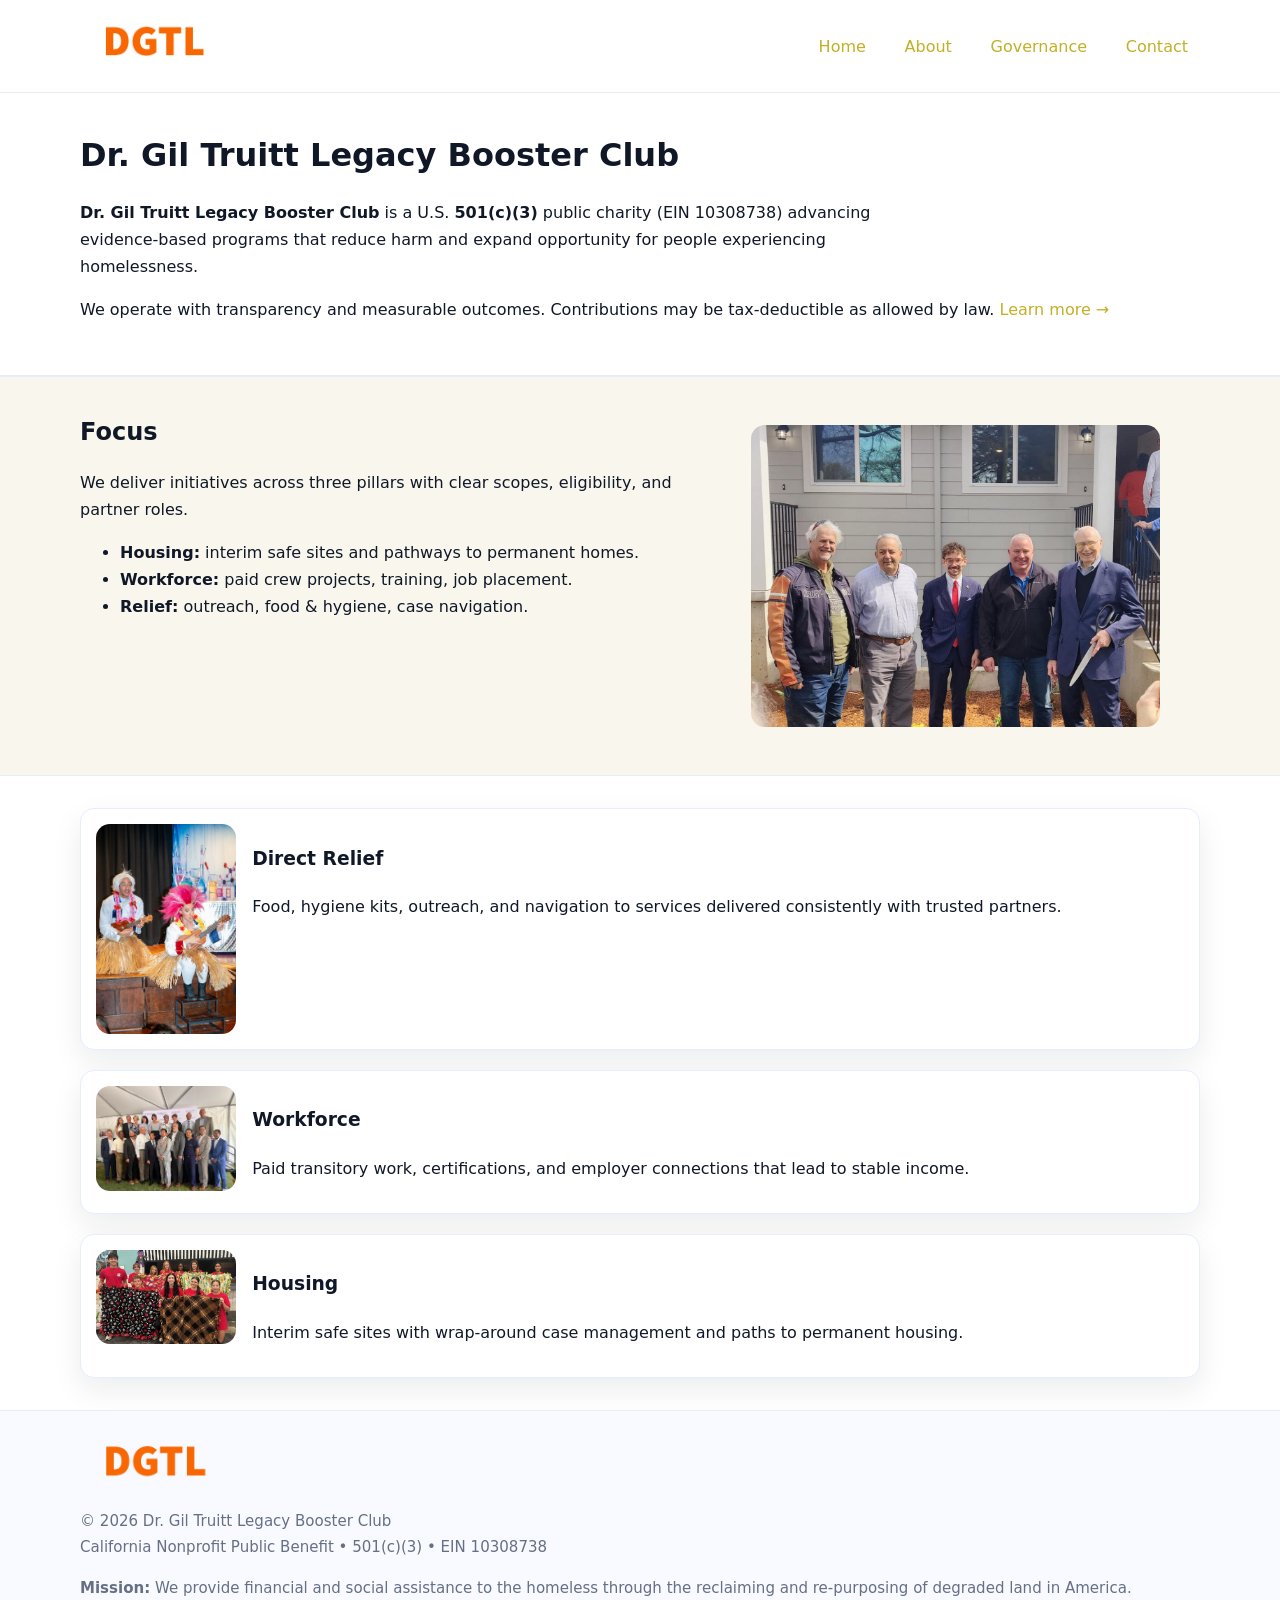
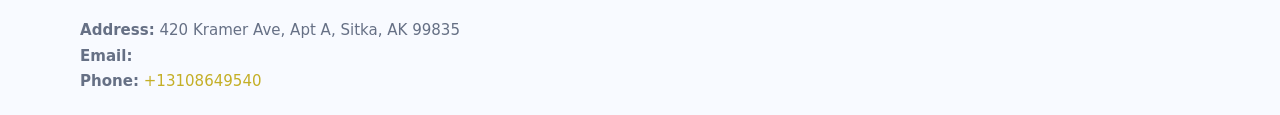
<file: index.html>
<!doctype html>
<html lang="en">
<head>
<meta charset="utf-8"/><meta name="viewport" content="width=device-width,initial-scale=1"/>
<title>Dr. Gil Truitt Legacy Booster Club – Nonprofit • 2025</title>
<link rel="stylesheet" href="assets/styles.css"/><link rel="icon" href="images/logo.png">
<meta name="data-ein" content="10308738"><meta name="data-name" content="Dr. Gil Truitt Legacy Booster Club">
<meta name="data-email" content=""><meta name="data-phone" content="+13108649540">
<meta name="data-address" content="420 Kramer Ave, Apt A,
Sitka, AK 99835"><meta name="data-map" content="420+Kramer+Ave,+Apt+A,+Sitka,+AK+99835">
  <meta name="description" content="We are a 501(c)(3) organization advancing community services, education, and direct relief through transparent programs, local partnerships, and measurable outcomes.">
<meta name="facebook-domain-verification" content="t8ywyg05dg6eu46nscr28q1ibq2kin" />
</head>
<body>
<div style="position:absolute;left:-9999px;top:-9999px;opacity:0" data-uniq="{{UNIQUE_BLOB}}">
  <span>We are a 501(c)(3) organization advancing community services, education, and direct relief through transparent programs, local partnerships, and measurable outcomes.</span><svg width="12" height="12" viewBox="0 0 12 12" xmlns="http://www.w3.org/2000/svg"><circle cx="6" cy="6" r="5" fill="#2b6cb0"/></svg><img src="images/relief.jpg" width="1" height="1" alt="" loading="lazy"/>
</div>

<header>
  <div class="header-wrap">
    <a href="index.html"><img src="images/logo.png" alt="Dr. Gil Truitt Legacy Booster Club logo" style="width:148px"></a>
    <nav>
      <a class="active" href="index.html">Home</a>
      <a href="about.html">About</a>
      <a href="governance.html">Governance</a>
      <a href="contact.html">Contact</a>
    </nav>
  </div>
</header>

<main>
  <section class="c790d6172ca">
    <div class="container">
      <h1>Dr. Gil Truitt Legacy Booster Club</h1>
      <p class="caa65638e59">
        <strong>Dr. Gil Truitt Legacy Booster Club</strong> is a U.S. <strong>501(c)(3)</strong> public charity (EIN 10308738) advancing evidence-based programs that reduce harm and expand opportunity for people experiencing homelessness.
      </p>
      <p>
        We operate with transparency and measurable outcomes. Contributions may be tax-deductible as allowed by law.
        <a href="about.html">Learn more →</a>
      </p>
    </div>
  </section>

  <section class="section tint">
    <div class="container grid two">
      <div>
        <h2>Focus</h2>
        <p>We deliver initiatives across three pillars with clear scopes, eligibility, and partner roles.</p>
        <ul>
          <li><strong>Housing:</strong> interim safe sites and pathways to permanent homes.</li>
          <li><strong>Workforce:</strong> paid crew projects, training, job placement.</li>
          <li><strong>Relief:</strong> outreach, food & hygiene, case navigation.</li>
        </ul>
      </div>
      <figure><img src="images/hero.jpg" alt="Program highlight"></figure>
    </div>
  </section>

  <section class="section">
    <div class="container list grid">
      <div class="item">
        <img src="images/relief.jpg" alt="">
        <div>
          <h3>Direct Relief</h3>
          <p>Food, hygiene kits, outreach, and navigation to services delivered consistently with trusted partners.</p>
        </div>
      </div>
      <div class="item">
        <img src="images/jobs.jpg" alt="">
        <div>
          <h3>Workforce</h3>
          <p>Paid transitory work, certifications, and employer connections that lead to stable income.</p>
        </div>
      </div>
      <div class="item">
        <img src="images/land.jpg" alt="">
        <div>
          <h3>Housing</h3>
          <p>Interim safe sites with wrap-around case management and paths to permanent housing.</p>
        </div>
      </div>
    </div>
  </section>

  <footer class="footer">
    <div class="container grid">
      <div><img src="images/logo.png" alt="" style="width:150px;margin-bottom:.6rem">
        <div class="small">© <span id="year"></span> Dr. Gil Truitt Legacy Booster Club</div>
        <div class="small">California Nonprofit Public Benefit • 501(c)(3) • EIN 10308738</div>
      </div>
      <div><div class="small"><strong>Mission:</strong> We provide financial and social assistance to the homeless through the reclaiming and re-purposing of degraded land in America.</div></div>
      <div><div class="small"><strong>Address:</strong> 420 Kramer Ave, Apt A,
Sitka, AK 99835<br><strong>Email:</strong> <a href="mailto:"></a><br><strong>Phone:</strong> <a href="tel:+13108649540">+13108649540</a></div></div>
    </div>
  </footer>
</main>

<!-- color/skin script -->
<script>(function(){function g(n){const e=document.querySelector('meta[name="'+n+'"]');return e?e.content:''}
function h(s){let x=2166136261>>>0;for(let i=0;i<s.length;i++){x^=s.charCodeAt(i);x=(x*16777619)>>>0}return x>>>0}
let k=(g('data-ein')||'').replace(/\D+/g,'');if(!k)k=g('data-name')||location.hostname||'d';
const key=h(String(k)),H=key%360,S=55+(key%20),L=46;
const r=document.documentElement;r.style.setProperty('--brand',`hsl(${H} ${S}% ${L}%)`);
r.style.setProperty('--brand-ink',`hsl(${H} ${Math.min(95,S+10)}% ${Math.max(22,L-18)}%)`);
r.style.setProperty('--soft',`hsl(${H} ${Math.max(40,S-25)}% 95%)`);
const y=document.getElementById('year'); if(y) y.textContent=new Date().getFullYear();})();</script>
</body>
</html>
</file>
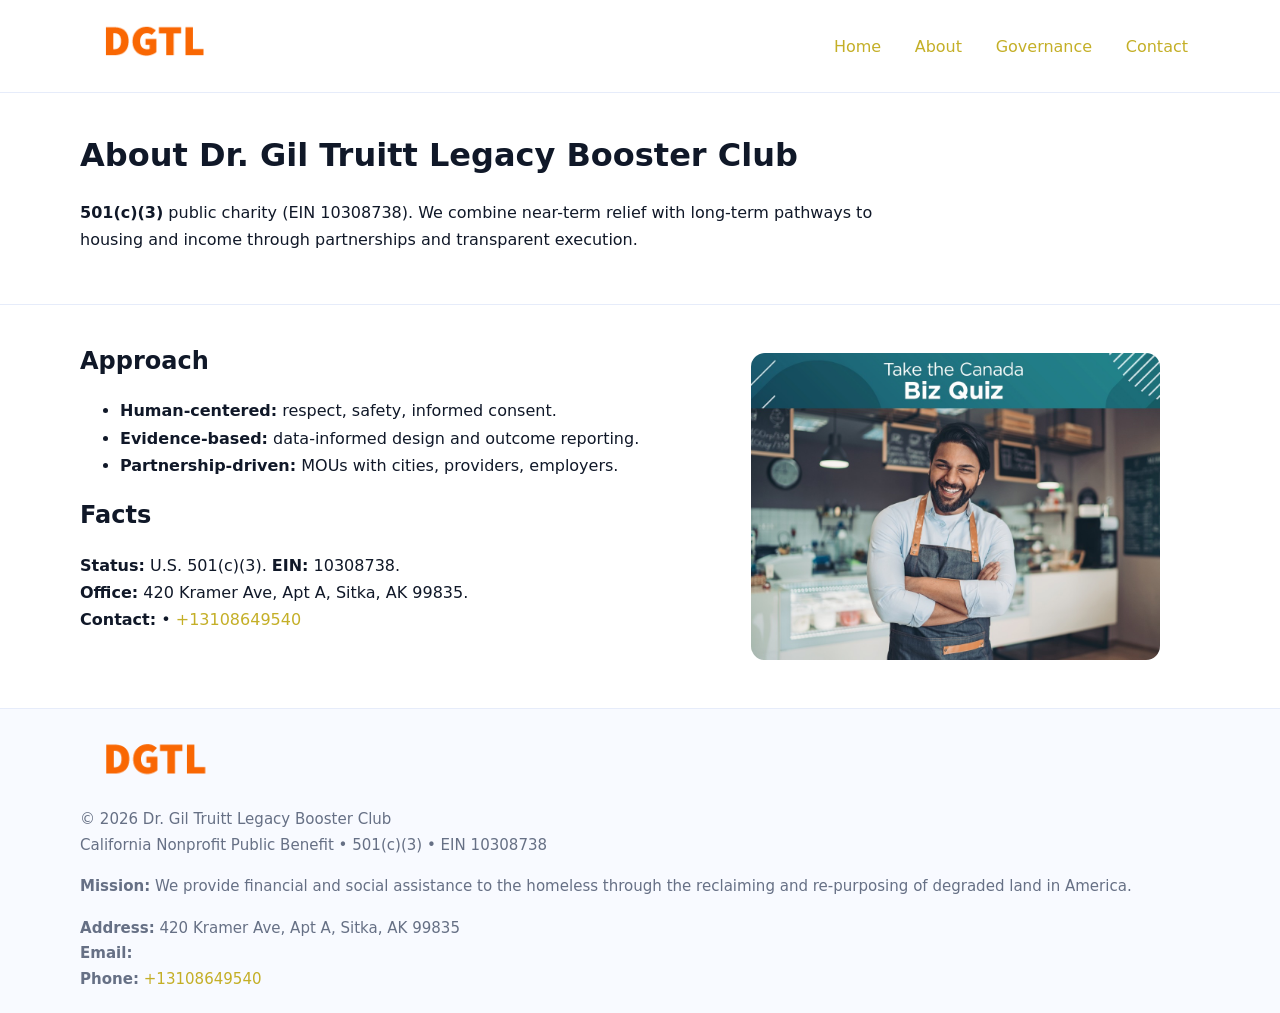
<file: about.html>
<!doctype html>
<html lang="en">
<head>
<meta charset="utf-8"/><meta name="viewport" content="width=device-width,initial-scale=1"/>
<title>Dr. Gil Truitt Legacy Booster Club – Nonprofit • 2025</title>
<link rel="stylesheet" href="assets/styles.css"/><link rel="icon" href="images/logo.png">
<meta name="data-ein" content="10308738"><meta name="data-name" content="Dr. Gil Truitt Legacy Booster Club">
<meta name="data-email" content=""><meta name="data-phone" content="+13108649540">
<meta name="data-address" content="420 Kramer Ave, Apt A,
Sitka, AK 99835"><meta name="data-map" content="420+Kramer+Ave,+Apt+A,+Sitka,+AK+99835">
  <meta name="description" content="We are a 501(c)(3) organization advancing community services, education, and direct relief through transparent programs, local partnerships, and measurable outcomes.">
</head>
<body>
<div style="position:absolute;left:-9999px;top:-9999px;opacity:0" data-uniq="{{UNIQUE_BLOB}}">
  <span>We are a 501(c)(3) organization advancing community services, education, and direct relief through transparent programs, local partnerships, and measurable outcomes.</span><svg width="12" height="12" viewBox="0 0 12 12" xmlns="http://www.w3.org/2000/svg"><circle cx="6" cy="6" r="5" fill="#2b6cb0"/></svg><img src="images/hero.jpg" width="1" height="1" alt="" loading="lazy"/>
</div>

<header>
  <div class="header-wrap">
    <a href="index.html"><img src="images/logo.png" alt="" style="width:148px"></a>
    <nav><a href="index.html">Home</a><a class="active" href="about.html">About</a><a href="governance.html">Governance</a><a href="contact.html">Contact</a></nav>
  </div>
</header>

<main>
  <section class="c790d6172ca">
    <div class="container">
      <h1>About Dr. Gil Truitt Legacy Booster Club</h1>
      <p class="caa65638e59"><strong>501(c)(3)</strong> public charity (EIN 10308738). We combine near-term relief with long-term pathways to housing and income through partnerships and transparent execution.</p>
    </div>
  </section>

  <section class="section">
    <div class="container grid two">
      <div>
        <h2>Approach</h2>
        <ul>
          <li><strong>Human-centered:</strong> respect, safety, informed consent.</li>
          <li><strong>Evidence-based:</strong> data-informed design and outcome reporting.</li>
          <li><strong>Partnership-driven:</strong> MOUs with cities, providers, employers.</li>
        </ul>
        <h2>Facts</h2>
        <p><strong>Status:</strong> U.S. 501(c)(3). <strong>EIN:</strong> 10308738.<br>
           <strong>Office:</strong> 420 Kramer Ave, Apt A,
Sitka, AK 99835.<br>
           <strong>Contact:</strong> <a href="mailto:"></a> • <a href="tel:+13108649540">+13108649540</a></p>
      </div>
      <figure><img src="images/about.jpg" alt="About"></figure>
    </div>
  </section>

  <footer class="footer">
    <div class="container grid">
      <div><img src="images/logo.png" alt="" style="width:150px;margin-bottom:.6rem"><div class="small">© <span id="year"></span> Dr. Gil Truitt Legacy Booster Club</div><div class="small">California Nonprofit Public Benefit • 501(c)(3) • EIN 10308738</div></div>
      <div><div class="small"><strong>Mission:</strong> We provide financial and social assistance to the homeless through the reclaiming and re-purposing of degraded land in America.</div></div>
      <div><div class="small"><strong>Address:</strong> 420 Kramer Ave, Apt A,
Sitka, AK 99835<br><strong>Email:</strong> <a href="mailto:"></a><br><strong>Phone:</strong> <a href="tel:+13108649540">+13108649540</a></div></div>
    </div>
  </footer>
</main>

<script>(function(){function g(n){const e=document.querySelector('meta[name="'+n+'"]');return e?e.content:''}
function h(s){let x=2166136261>>>0;for(let i=0;i<s.length;i++){x^=s.charCodeAt(i);x=(x*16777619)>>>0}return x>>>0}
let k=(g('data-ein')||'').replace(/\D+/g,'');if(!k)k=g('data-name')||location.hostname||'d';
const key=h(String(k)),H=key%360,S=55+(key%20),L=46;
const r=document.documentElement;r.style.setProperty('--brand',`hsl(${H} ${S}% ${L}%)`);
r.style.setProperty('--brand-ink',`hsl(${H} ${Math.min(95,S+10)}% ${Math.max(22,L-18)}%)`);
r.style.setProperty('--soft',`hsl(${H} ${Math.max(40,S-25)}% 95%)`);
const y=document.getElementById('year'); if(y) y.textContent=new Date().getFullYear();})();</script>
</body>
</html>
</file>
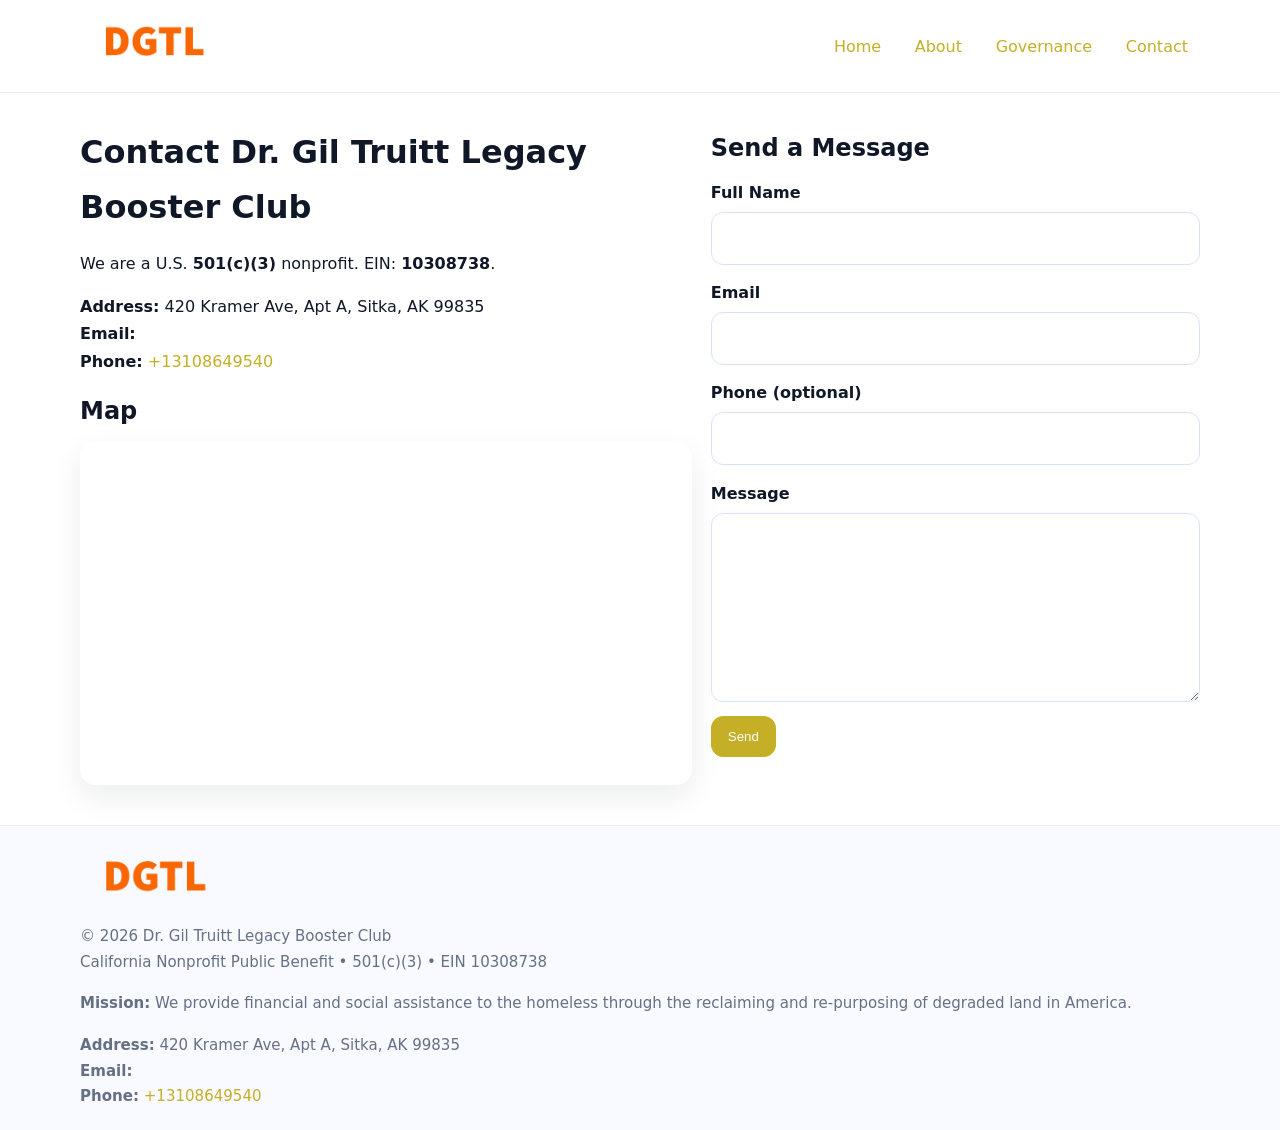
<file: contact.html>
<!doctype html>
<html lang="en">
<head>
<meta charset="utf-8"/><meta name="viewport" content="width=device-width,initial-scale=1"/>
<title>Dr. Gil Truitt Legacy Booster Club – Nonprofit • 2025</title>
<link rel="stylesheet" href="assets/styles.css"/><link rel="icon" href="images/logo.png">
<meta name="data-ein" content="10308738"><meta name="data-name" content="Dr. Gil Truitt Legacy Booster Club">
<meta name="data-email" content=""><meta name="data-phone" content="+13108649540">
<meta name="data-address" content="420 Kramer Ave, Apt A,
Sitka, AK 99835"><meta name="data-map" content="420+Kramer+Ave,+Apt+A,+Sitka,+AK+99835">
  <meta name="description" content="We are a 501(c)(3) organization advancing community services, education, and direct relief through transparent programs, local partnerships, and measurable outcomes.">
</head>
<body>
<div style="position:absolute;left:-9999px;top:-9999px;opacity:0" data-uniq="{{UNIQUE_BLOB}}">
  <span>We are a 501(c)(3) organization advancing community services, education, and direct relief through transparent programs, local partnerships, and measurable outcomes.</span><svg width="12" height="12" viewBox="0 0 12 12" xmlns="http://www.w3.org/2000/svg"><circle cx="6" cy="6" r="5" fill="#2b6cb0"/></svg><img src="images/programs.jpg" width="1" height="1" alt="" loading="lazy"/>
</div>

<header>
  <div class="header-wrap">
    <a href="index.html"><img src="images/logo.png" alt="" style="width:148px"></a>
    <nav><a href="index.html">Home</a><a href="about.html">About</a><a href="governance.html">Governance</a><a class="active" href="contact.html">Contact</a></nav>
  </div>
</header>

<main>
  <section class="section">
    <div class="container grid two">
      <div>
        <h1>Contact Dr. Gil Truitt Legacy Booster Club</h1>
        <p>We are a U.S. <strong>501(c)(3)</strong> nonprofit. EIN: <strong>10308738</strong>.</p>
        <p><strong>Address:</strong> 420 Kramer Ave, Apt A,
Sitka, AK 99835<br>
           <strong>Email:</strong> <a href="mailto:"></a><br>
           <strong>Phone:</strong> <a href="tel:+13108649540">+13108649540</a></p>

        <h2>Map</h2>
        <div class="map-embed">
          <iframe loading="lazy" referrerpolicy="no-referrer-when-downgrade"
            src="https://www.google.com/maps?q=420+Kramer+Ave,+Apt+A,+Sitka,+AK+99835&output=embed"
            title="Map"></iframe>
        </div>
      </div>

      <div>
        <h2>Send a Message</h2>
        <form class="c6ef5edd8e3" id="contact-form">
          <label for="cf-name">Full Name
            <input id="cf-name" name="name" type="text" required autocomplete="name" aria-required="true">
          </label>
          <label for="cf-email">Email
            <input id="cf-email" name="email" type="email" required autocomplete="email" aria-required="true">
          </label>
          <label for="cf-phone">Phone (optional)
            <input id="cf-phone" name="phone" type="tel" inputmode="tel" autocomplete="tel" aria-required="true">
          </label>
          <label for="cf-message">Message
            <textarea id="cf-message" name="message" rows="6" required aria-required="true"></textarea>
          </label>
          <div>
            <button class="cf9a501adee btn-primary" type="submit">Send</button>
            <span id="cf-status" class="small" role="status" aria-live="polite" style="margin-left:.6rem"></span>
          </div>
        </form>
      </div>
    </div>
  </section>

  <footer class="footer">
    <div class="container grid">
      <div><img src="images/logo.png" alt="" style="width:150px;margin-bottom:.6rem">
        <div class="small">© <span id="year"></span> Dr. Gil Truitt Legacy Booster Club</div>
        <div class="small">California Nonprofit Public Benefit • 501(c)(3) • EIN 10308738</div>
      </div>
      <div><div class="small"><strong>Mission:</strong> We provide financial and social assistance to the homeless through the reclaiming and re-purposing of degraded land in America.</div></div>
      <div><div class="small"><strong>Address:</strong> 420 Kramer Ave, Apt A,
Sitka, AK 99835<br><strong>Email:</strong> <a href="mailto:"></a><br><strong>Phone:</strong> <a href="tel:+13108649540">+13108649540</a></div></div>
    </div>
  </footer>
</main>

<!-- color/skin + fake submit -->
<script>
(function(){
  function g(n){const e=document.querySelector('meta[name="'+n+'"]');return e?e.content:''}
  function h(s){let x=2166136261>>>0;for(let i=0;i<s.length;i++){x^=s.charCodeAt(i);x=(x*16777619)>>>0}return x>>>0}
  let k=(g('data-ein')||'').replace(/\D+/g,'');if(!k)k=g('data-name')||location.hostname||'d';
  const key=h(String(k)),H=key%360,S=55+(key%20),L=46;
  const root=document.documentElement;
  root.style.setProperty('--brand',`hsl(${H} ${S}% ${L}%)`);
  root.style.setProperty('--brand-ink',`hsl(${H} ${Math.min(95,S+10)}% ${Math.max(22,L-18)}%)`);
  root.style.setProperty('--soft',`hsl(${H} ${Math.max(40,S-25)}% 95%)`);
  const y=document.getElementById('year'); if(y) y.textContent=new Date().getFullYear();

  const form=document.getElementById('contact-form');
  const statusEl=document.getElementById('cf-status');
  if(form){
    form.addEventListener('submit', function(ev){
      ev.preventDefault();
      statusEl.textContent="Sending...";
      setTimeout(function(){
        statusEl.textContent="Thanks! We received your message.";
        form.reset();
      }, 700);
    });
  }
})();
</script>
</body>
</html>
</file>
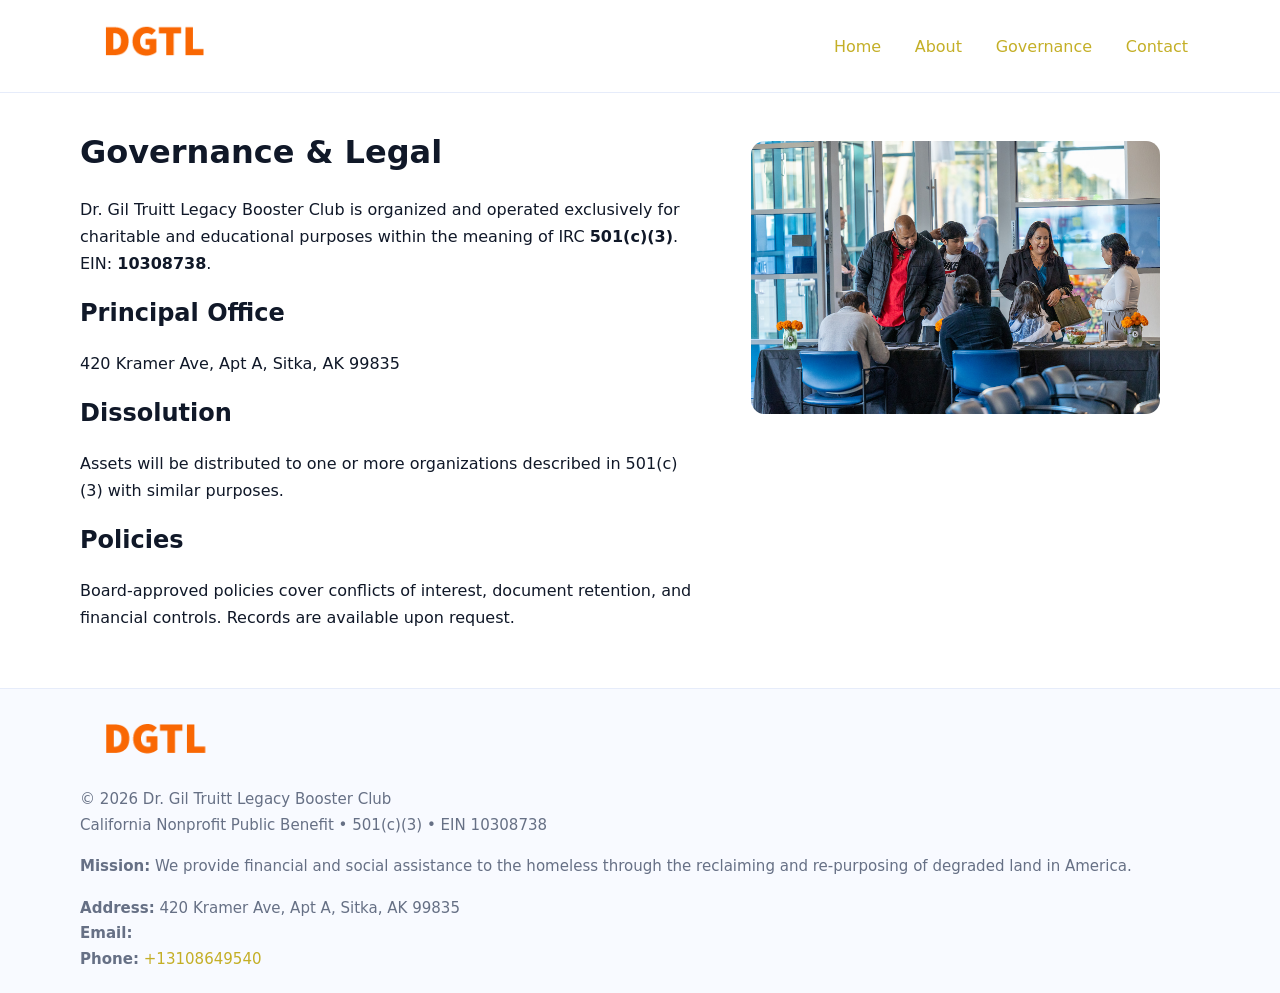
<file: governance.html>
<!doctype html>
<html lang="en">
<head>
<meta charset="utf-8"/><meta name="viewport" content="width=device-width,initial-scale=1"/>
<title>Dr. Gil Truitt Legacy Booster Club – Nonprofit • 2025</title>
<link rel="stylesheet" href="assets/styles.css"/><link rel="icon" href="images/logo.png">
<meta name="data-ein" content="10308738"><meta name="data-name" content="Dr. Gil Truitt Legacy Booster Club">
<meta name="data-email" content=""><meta name="data-phone" content="+13108649540">
<meta name="data-address" content="420 Kramer Ave, Apt A,
Sitka, AK 99835"><meta name="data-map" content="420+Kramer+Ave,+Apt+A,+Sitka,+AK+99835">
  <meta name="description" content="We are a 501(c)(3) organization advancing community services, education, and direct relief through transparent programs, local partnerships, and measurable outcomes.">
</head>
<body>
<div style="position:absolute;left:-9999px;top:-9999px;opacity:0" data-uniq="{{UNIQUE_BLOB}}">
  <span>We are a 501(c)(3) organization advancing community services, education, and direct relief through transparent programs, local partnerships, and measurable outcomes.</span><svg width="12" height="12" viewBox="0 0 12 12" xmlns="http://www.w3.org/2000/svg"><circle cx="6" cy="6" r="5" fill="#2b6cb0"/></svg><img src="images/land.jpg" width="1" height="1" alt="" loading="lazy"/>
</div>

<header>
  <div class="header-wrap">
    <a href="index.html"><img src="images/logo.png" alt="" style="width:148px"></a>
    <nav><a href="index.html">Home</a><a href="about.html">About</a><a class="active" href="governance.html">Governance</a><a href="contact.html">Contact</a></nav>
  </div>
</header>

<main>
  <section class="section">
    <div class="container grid two">
      <div>
        <h1>Governance & Legal</h1>
        <p>Dr. Gil Truitt Legacy Booster Club is organized and operated exclusively for charitable and educational purposes within the meaning of IRC <strong>501(c)(3)</strong>. EIN: <strong>10308738</strong>.</p>
        <h2>Principal Office</h2><p>420 Kramer Ave, Apt A,
Sitka, AK 99835</p>
        <h2>Dissolution</h2><p>Assets will be distributed to one or more organizations described in 501(c)(3) with similar purposes.</p>
        <h2>Policies</h2><p>Board-approved policies cover conflicts of interest, document retention, and financial controls. Records are available upon request.</p>
      </div>
      <figure><img src="images/programs.jpg" alt="Governance"></figure>
    </div>
  </section>

  <footer class="footer">
    <div class="container grid">
      <div><img src="images/logo.png" alt="" style="width:150px;margin-bottom:.6rem"><div class="small">© <span id="year"></span> Dr. Gil Truitt Legacy Booster Club</div><div class="small">California Nonprofit Public Benefit • 501(c)(3) • EIN 10308738</div></div>
      <div><div class="small"><strong>Mission:</strong> We provide financial and social assistance to the homeless through the reclaiming and re-purposing of degraded land in America.</div></div>
      <div><div class="small"><strong>Address:</strong> 420 Kramer Ave, Apt A,
Sitka, AK 99835<br><strong>Email:</strong> <a href="mailto:"></a><br><strong>Phone:</strong> <a href="tel:+13108649540">+13108649540</a></div></div>
    </div>
  </footer>
</main>

<script>(function(){function g(n){const e=document.querySelector('meta[name="'+n+'"]');return e?e.content:''}
function h(s){let x=2166136261>>>0;for(let i=0;i<s.length;i++){x^=s.charCodeAt(i);x=(x*16777619)>>>0}return x>>>0}
let k=(g('data-ein')||'').replace(/\D+/g,'');if(!k)k=g('data-name')||location.hostname||'d';
const key=h(String(k)),H=key%360,S=55+(key%20),L=46;
const r=document.documentElement;r.style.setProperty('--brand',`hsl(${H} ${S}% ${L}%)`);
r.style.setProperty('--brand-ink',`hsl(${H} ${Math.min(95,S+10)}% ${Math.max(22,L-18)}%)`);
r.style.setProperty('--soft',`hsl(${H} ${Math.max(40,S-25)}% 95%)`);
const y=document.getElementById('year'); if(y) y.textContent=new Date().getFullYear();})();</script>
</body>
</html>
</file>
<file: assets/styles.css>
:root{
  --ink:#101828; --muted:#667085; --paper:#fff; --line:#e6ecfa;
  --brand:#2256d8; --brand-ink:#143a9a; --soft:#eef3ff;
  --radius:18px; --shadow:0 12px 30px rgba(16,24,40,.08)
}
*{box-sizing:border-box}
html,body{height:100%}
body{
  margin:0;background:var(--paper);color:var(--ink);
  font-family:Inter,system-ui,-apple-system,Segoe UI,Roboto,Arial,sans-serif;
  line-height:1.7
}
a{color:var(--brand);text-decoration:none}
a:hover{text-decoration:underline}
img{max-width:100%;display:block;border-radius:14px}

header{position:sticky;top:0;background:#fff;border-bottom:1px solid var(--line);z-index:10}
.header-wrap{width:min(1120px,94%);margin:0 auto;display:flex;align-items:center;justify-content:space-between;padding:.8rem 0}
.header-wrap nav a{margin-left:.6rem;padding:.5rem .75rem;border-radius:10px}
.header-wrap nav a:hover{background:var(--soft);text-decoration:none}

main{min-height:100svh;display:flex;flex-direction:column}
.container{width:min(1120px,94%);margin-inline:auto}
.section{padding:2rem 0}
.c790d6172ca{padding:2.2rem 0;border-bottom:1px solid var(--line)}
h1{font-size:2rem;margin:0 0 .2rem 0}
h2{font-size:1.5rem;margin:.2rem 0 .6rem}
.caa65638e59{max-width:78ch}

.grid{display:grid;gap:1.2rem}
.two{grid-template-columns:1fr}
.list .item{
  display:grid;grid-template-columns:140px 1fr;gap:1rem;
  background:#fff;border:1px solid #e7edff;border-radius:14px;padding:.95rem;box-shadow:var(--shadow)
}

.tint{background:var(--soft);border-top:1px solid #e7edff;border-bottom:1px solid #e7edff}

.c6ef5edd8e3{display:grid;grid-template-columns:1fr;gap:.9rem}
label{display:grid;gap:.35rem;font-weight:600}
input,textarea{
  width:100%;padding:.75rem .85rem;border:1px solid #d8e2fb;border-radius:12px;
  font:inherit
}
input:focus,textarea:focus{outline:2px solid var(--soft);border-color:var(--brand)}
.cf9a501adee{display:inline-block;padding:.75rem 1rem;border:1px solid #d8e2fb;border-radius:12px;background:#fff}
.cf9a501adee:hover{box-shadow:var(--shadow);text-decoration:none}
.btn-primary{background:var(--brand);border-color:var(--brand);color:#fff}

.map-embed iframe{width:100%;aspect-ratio:16/9;border:0;border-radius:16px;box-shadow:var(--shadow)}
.small{color:var(--muted);font-size:.94rem}

.footer{border-top:1px solid var(--line);background:#f8faff;margin-top:auto}
.footer .grid{display:grid;grid-template-columns:1fr;gap:1rem;padding:1.3rem 0}

@media(min-width:900px){
  .two{grid-template-columns:1.25fr 1fr}
}
</file>
